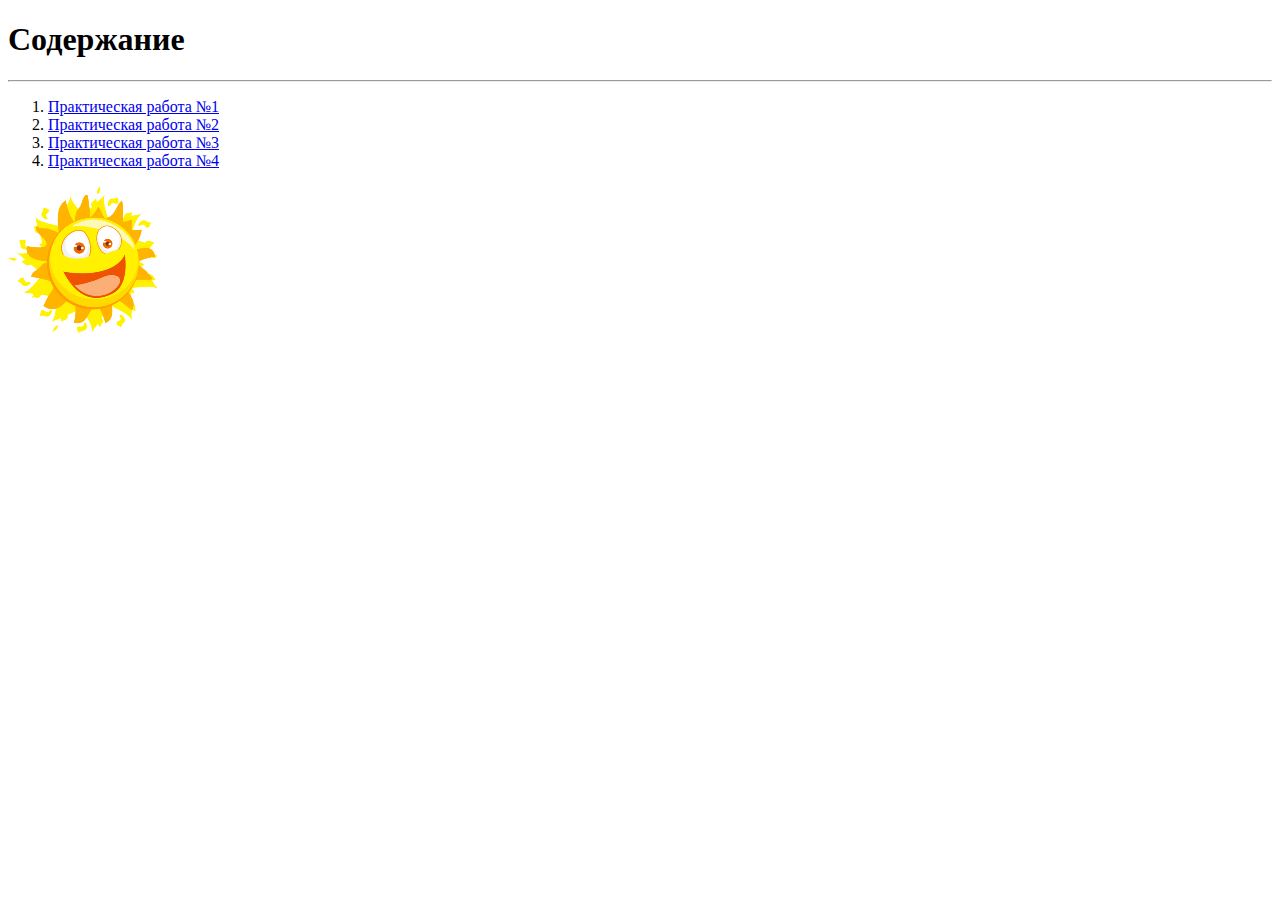
<file: index.html>
<!DOCTYPE html>
<html lang="ru">
<head>
    <meta charset="UTF-8">
    <meta name="viewport" content="width=device-width, initial-scale=1.0">
    <title>Практические работы</title>
</head>
<body>
 <h1>Содержание</h1>
 <hr>
   <ol>
        <li><a href="task.html">Практическая работа №1</a></li>
        <li><a href="task2.html">Практическая работа №2</a></li>
        <li><a href="task3.html">Практическая работа №3</a></li>
        <li><a href="task4.html">Практическая работа №4</a></li>
    </ol>
      <img src="images/sun.png" alt="">  
</body>
</html>
</file>
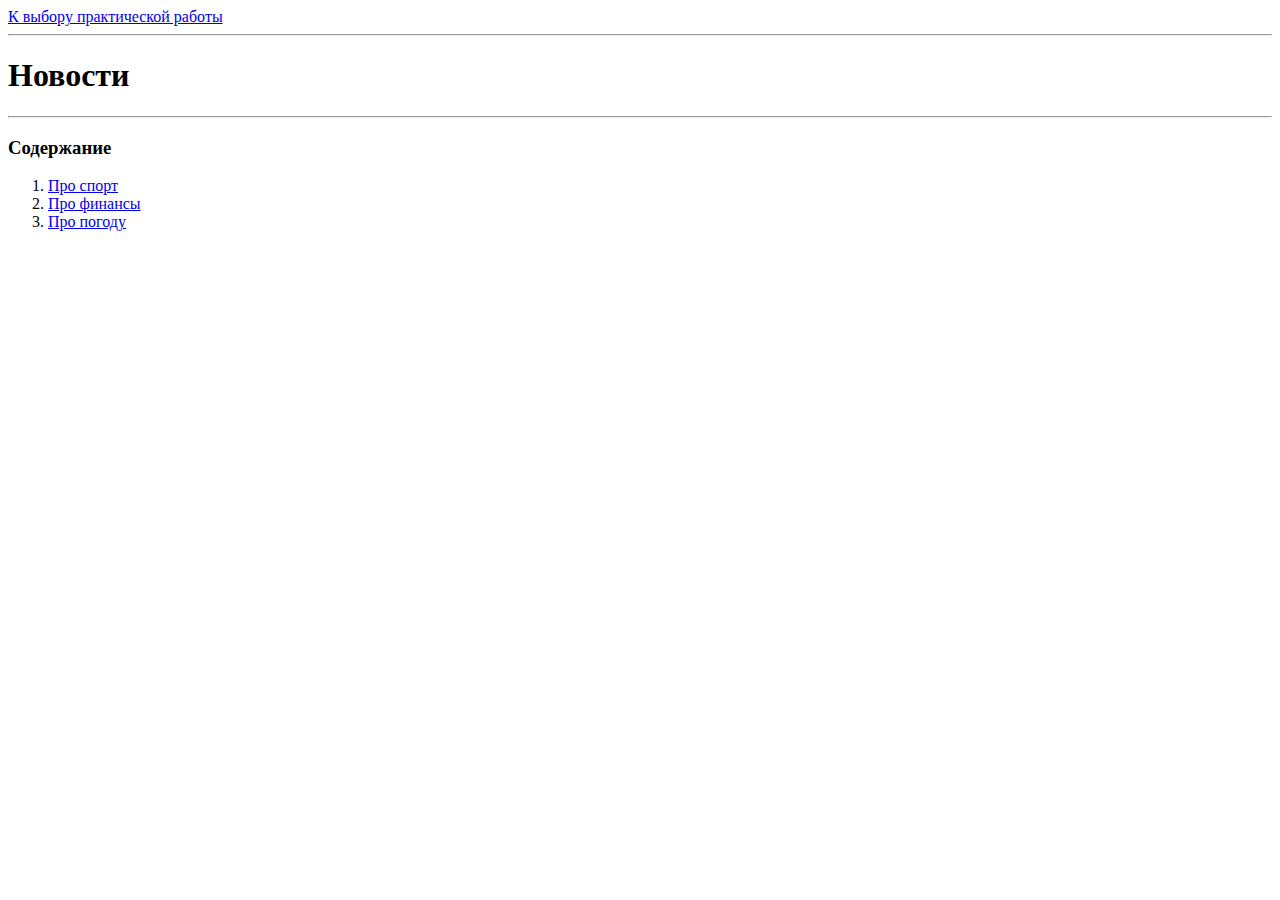
<file: task.html>
<!DOCTYPE html>
<html lang="ru">
<head>
    <meta charset="UTF-8">
    <meta name="viewport" content="width=device-width, initial-scale=1.0">
    <title>НОВОСТИ</title>
</head>
<body>
    <a href="index.html">К выбору практической работы</a><hr>
   <h1>Новости</h1>
 <hr>
 <h3>Содержание</h3>
  <ol>
        <li><a href="task1.html">Про спорт</a></li>
        <li><a href="task2.2.html">Про финансы</a></li>
        <li><a href="task1.3.html">Про погоду</a></li>
    </ol>
     
       
</body>
</html>
</file>
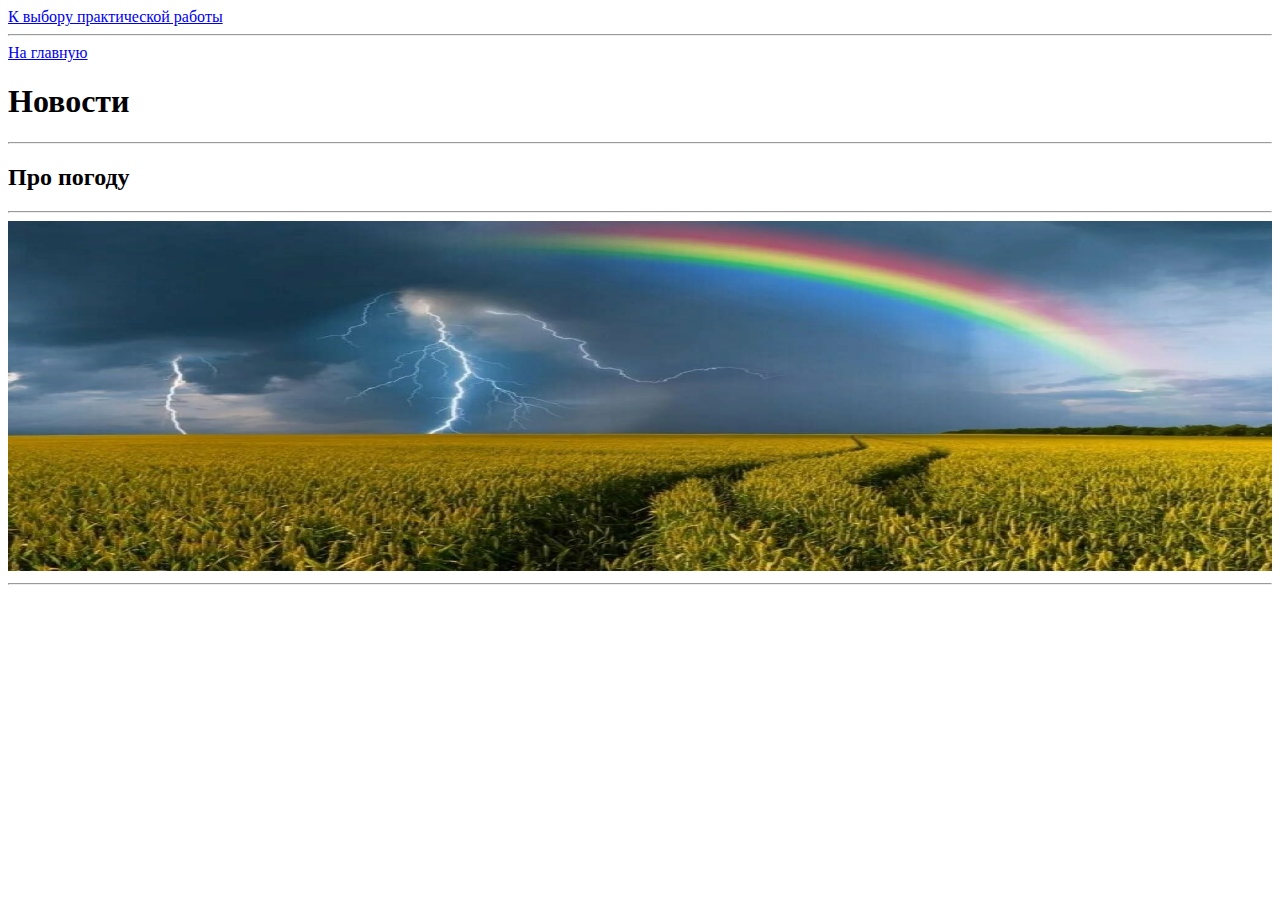
<file: task1.3.html>
<!DOCTYPE html>
<html lang="ru">
<head>
    <meta charset="UTF-8">
    <meta name="viewport" content="width=device-width, initial-scale=1.0">
    <title>Document</title>
</head>
<body>
    <a href="index.html">К выбору практической работы</a><hr>
    <a href="task.html">На главную</a>
    <h1>Новости</h1>
    
  <hr>
  <h2 id="weather">Про погоду</h2>
  <hr>
       <img src="images/weather.jpg" alt="" width="100%" height="350">
      <hr>

</body>
</html>
</file>
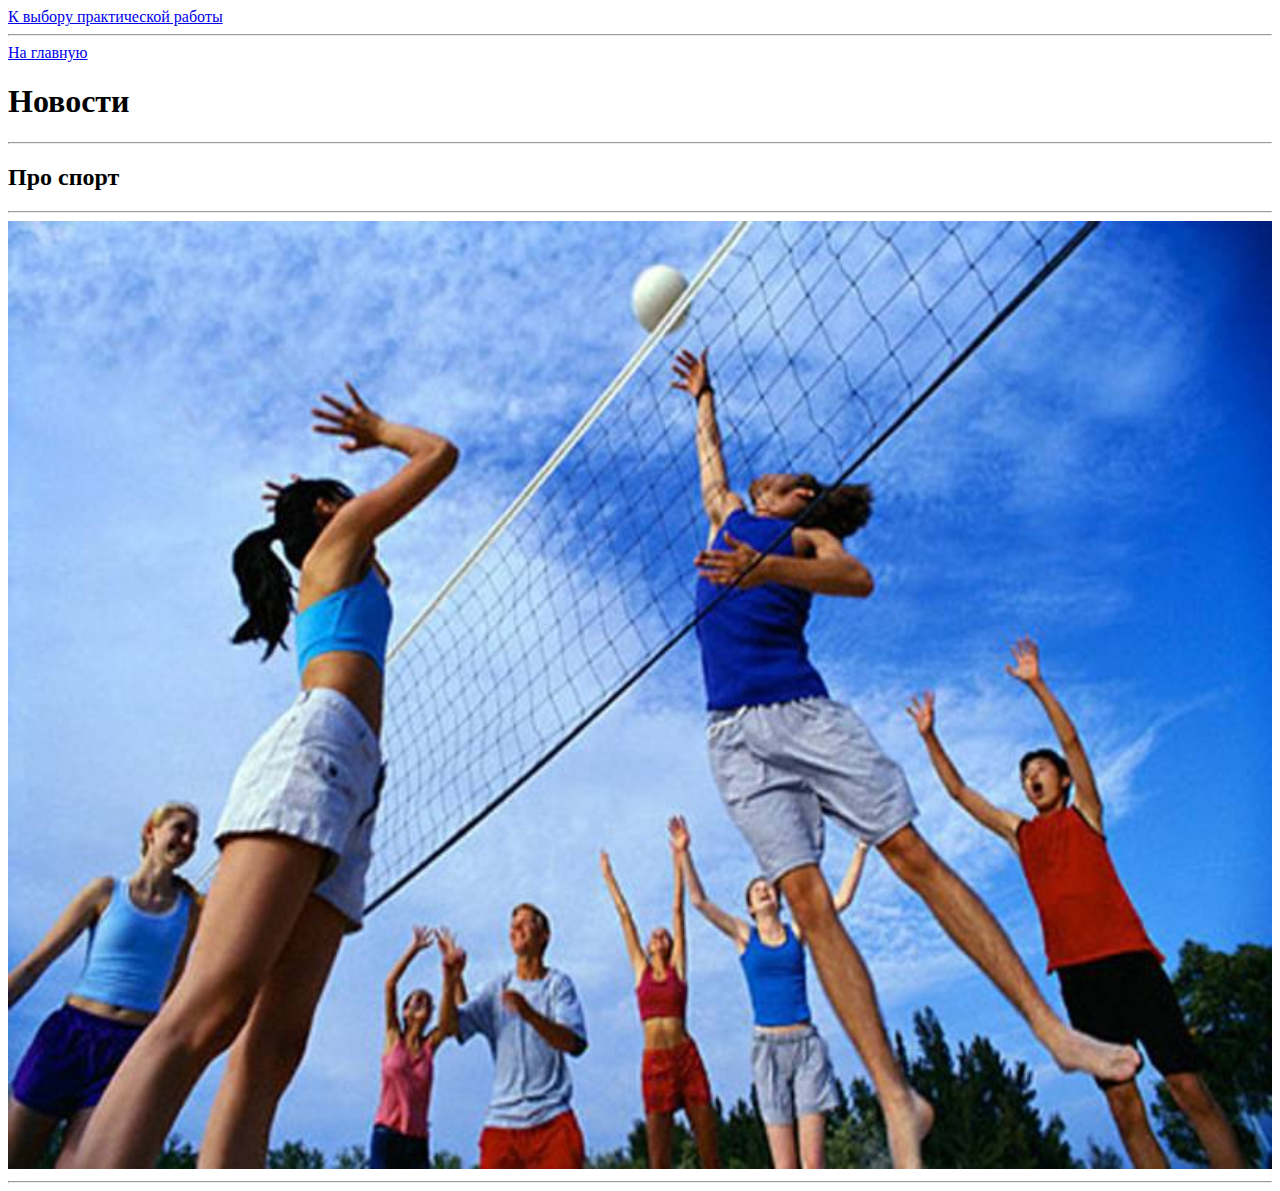
<file: task1.html>
<!DOCTYPE html>
<html lang="ru">
<head>
    <meta charset="UTF-8">
    <meta name="viewport" content="width=device-width, initial-scale=1.0">
    <title>Document</title>
</head>
<body>
  <a href="index.html">К выбору практической работы</a><hr>
  <a href="task.html">На главную</a>
  <h1>Новости</h1>
 
    
  <hr>
          <h2 id="finance">Про спорт</h2>
          <hr>        
          <img src="images/sport.jpg" alt="" width="100%">
        <hr>
   
</body>
</html>
</file>
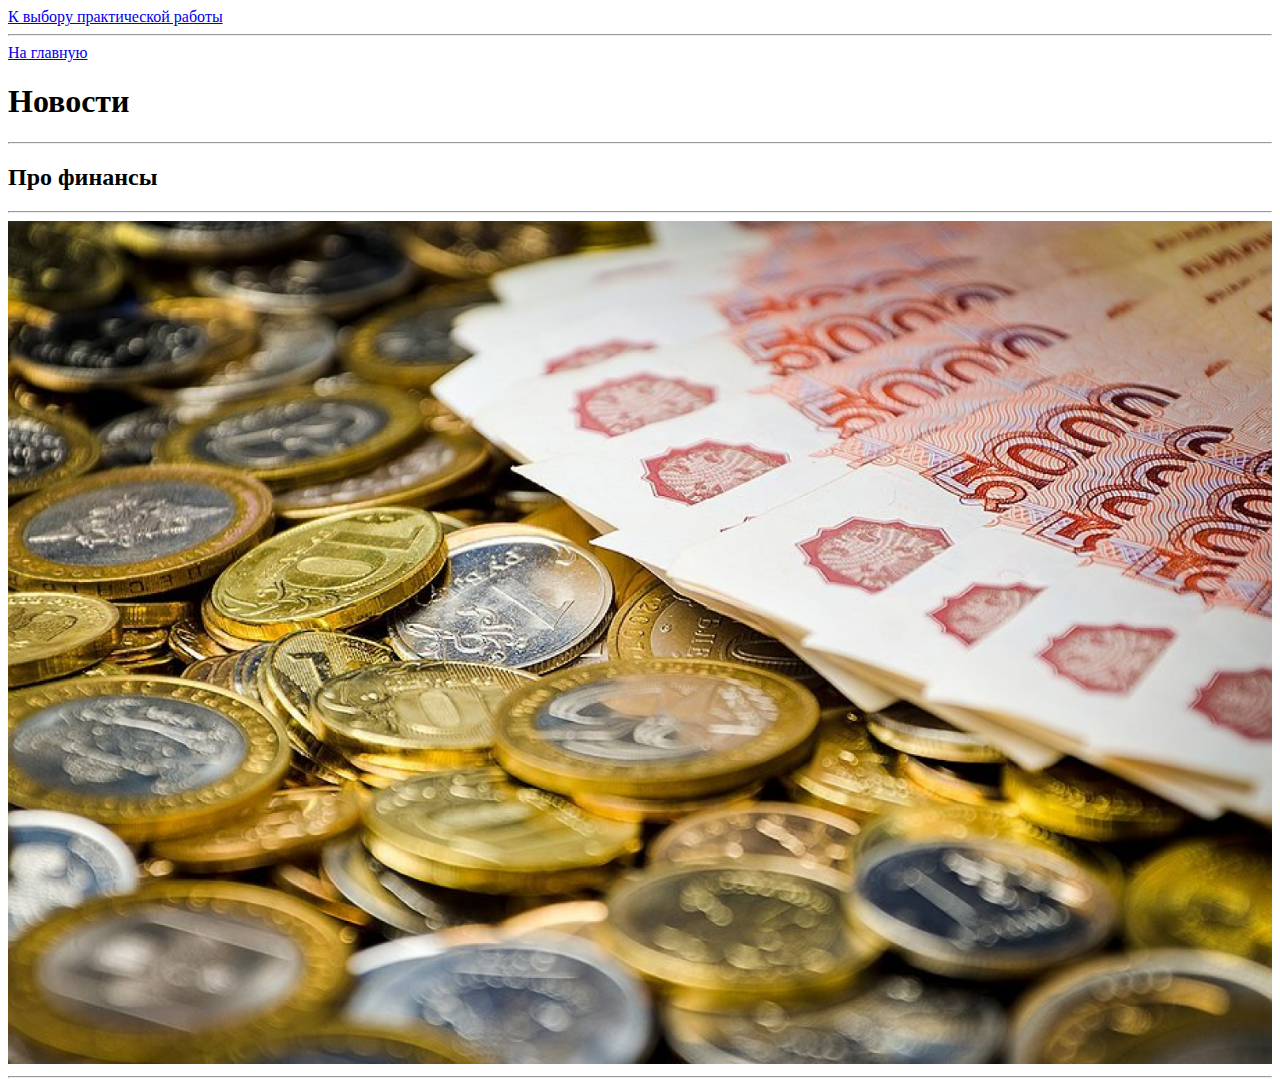
<file: task2.2.html>
<!DOCTYPE html>
<html lang="ru">
<head>
    <meta charset="UTF-8">
    <meta name="viewport" content="width=device-width, initial-scale=1.0">
    <title>Document</title>
</head>
<body>
  <a href="index.html">К выбору практической работы</a><hr>
  <a href="task.html">На главную</a>
  <h1>Новости</h1>
    
  <hr>
          <h2 id="finance">Про финансы</h2>
          <hr>        
          <img src="images/finance.jpg" alt="" width="100%">
        <hr>
 
      </body>
</html>
</file>
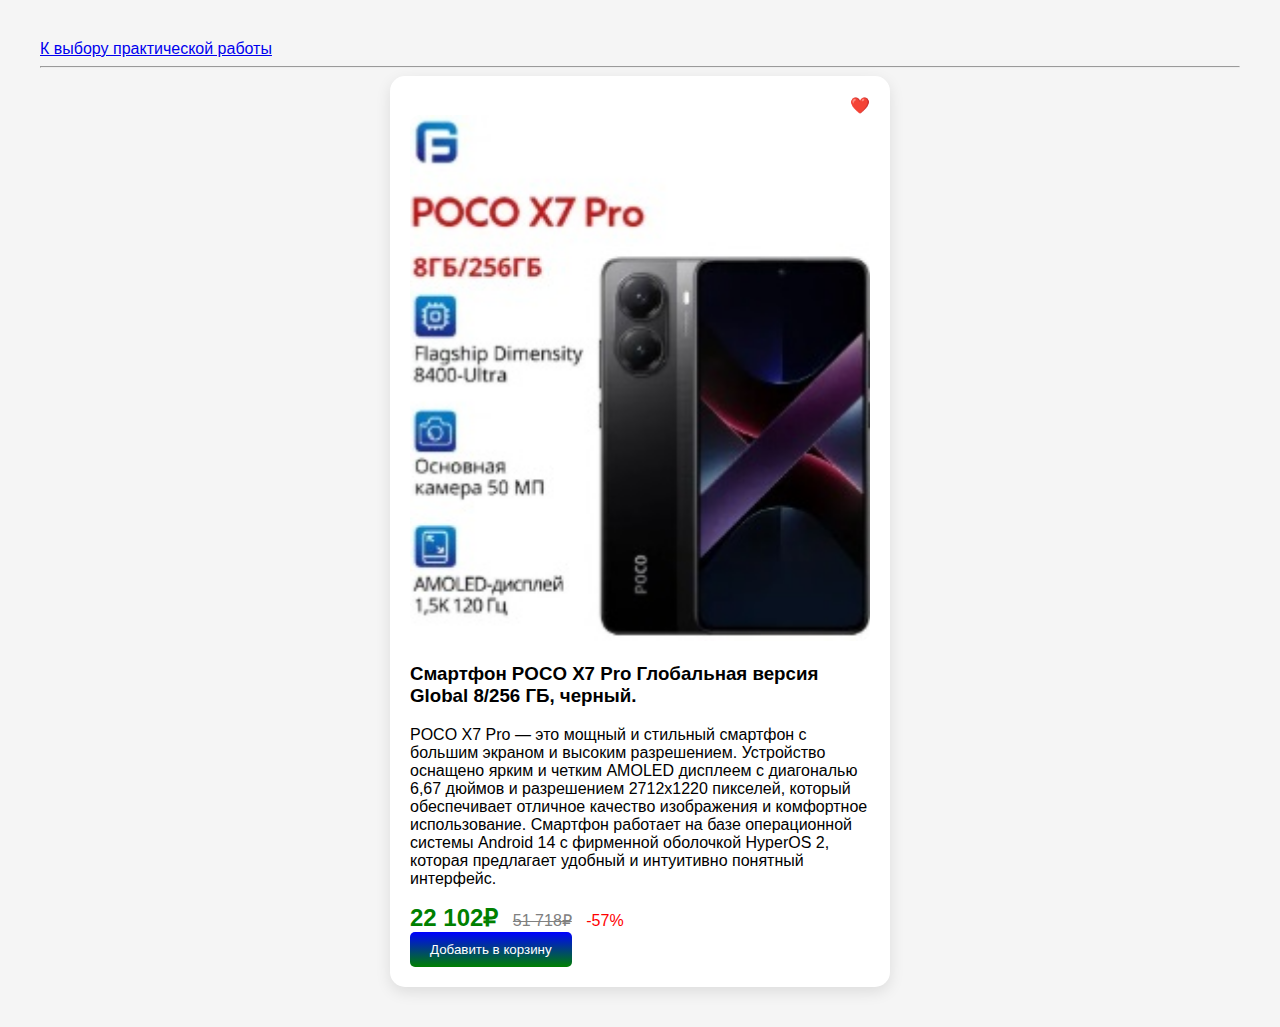
<file: task2.html>
<!DOCTYPE html>
<html lang="ru">
<head>
    <meta charset="UTF-8">
    <title>Смартфон POCO X7 Pro</title>
    <link rel="stylesheet" href="css/task2.css">
</head>
<body>
    <a href="index.html">К выбору практической работы</a>
    <hr>

    <div class="card">
        <span class="favorite">❤️</span>
        <img src="images/X7 PRO2.jpg" alt="Смартфон">
        <h3>Смартфон POCO X7 Pro Глобальная версия Global 8/256 ГБ, черный.</h3>
        <p class="info">POCO X7 Pro — это мощный и стильный смартфон с большим экраном и высоким разрешением. Устройство оснащено ярким и четким AMOLED дисплеем с диагональю 6,67 дюймов и разрешением 2712x1220 пикселей, который обеспечивает отличное качество изображения и комфортное использование.
Смартфон работает на базе операционной системы Android 14 с фирменной оболочкой HyperOS 2, которая предлагает удобный и интуитивно понятный интерфейс.</p>
        <div>
            <span class="price">22 102₽</span>
            <span class="old-price">51 718₽</span>
            <span class="discont">-57%</span>
        </div>
        <button>Добавить в корзину</button>
    </div>
</body>
</html>
</file>
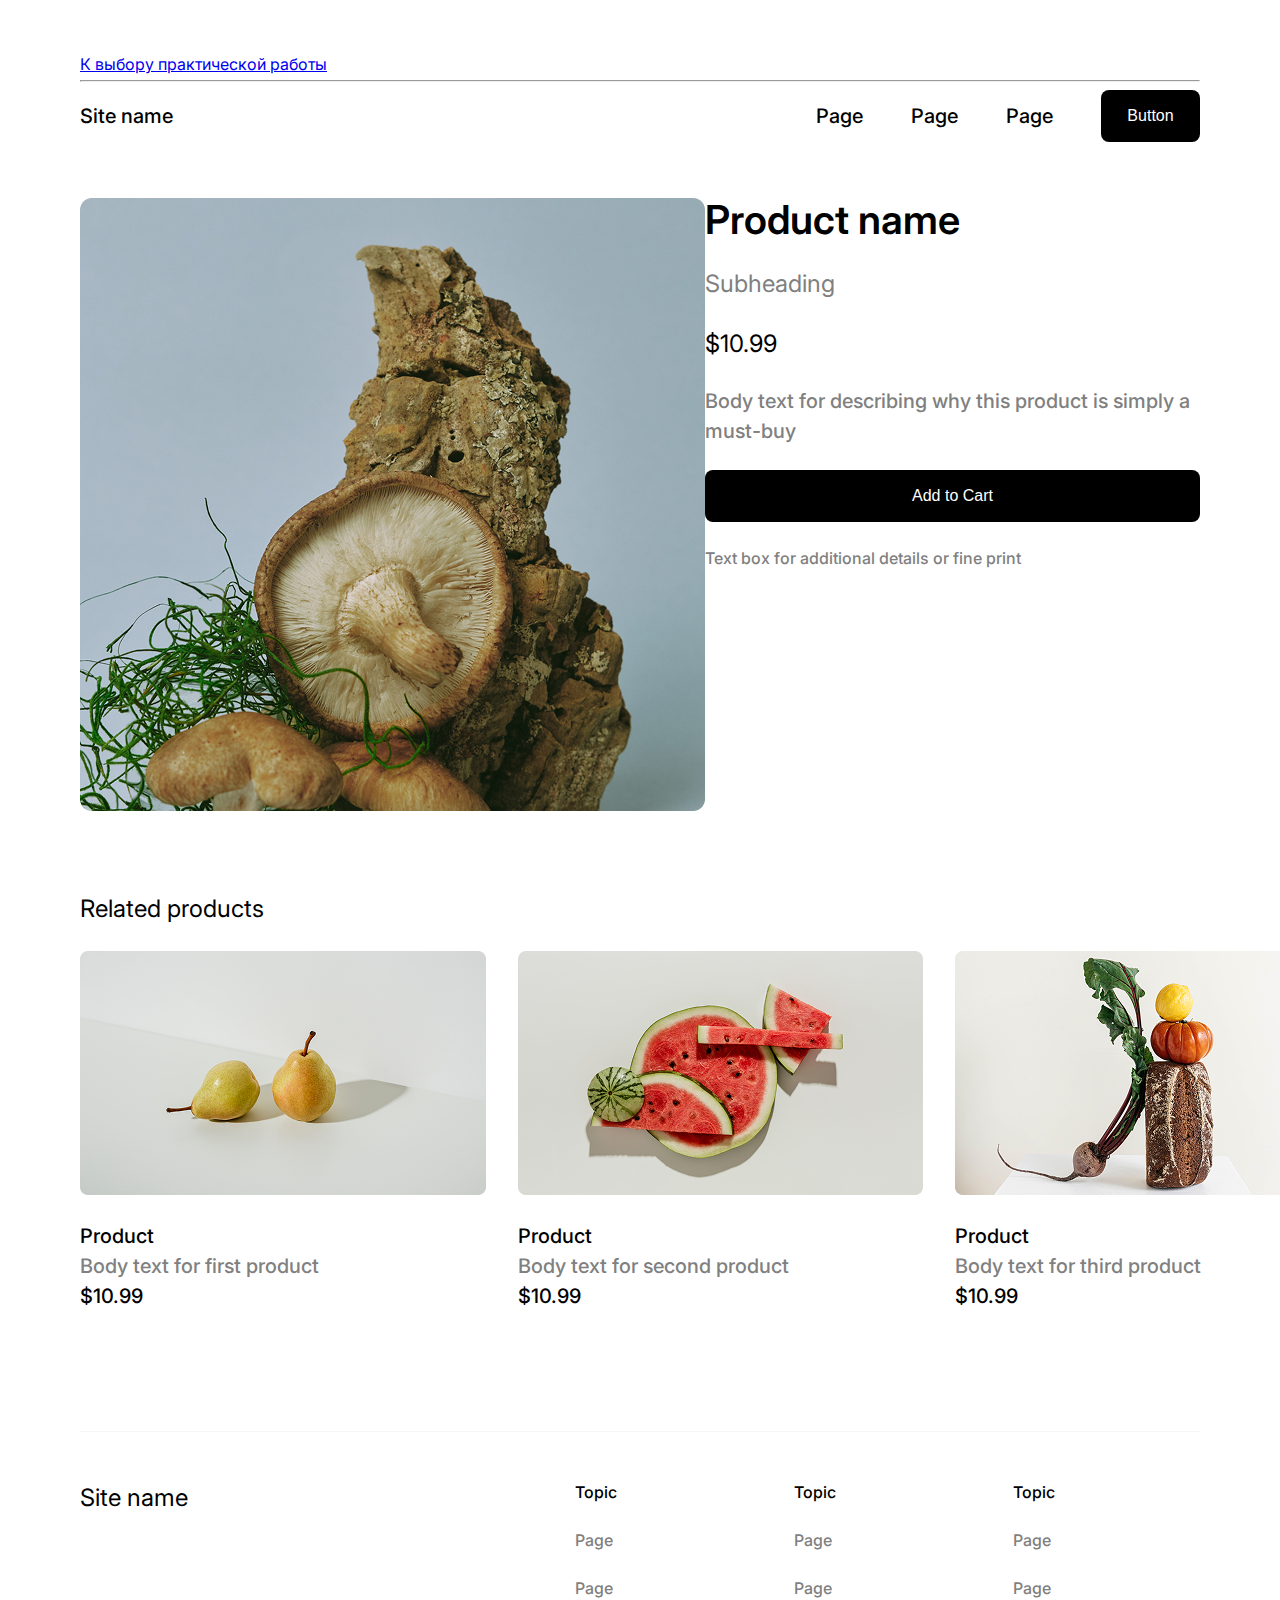
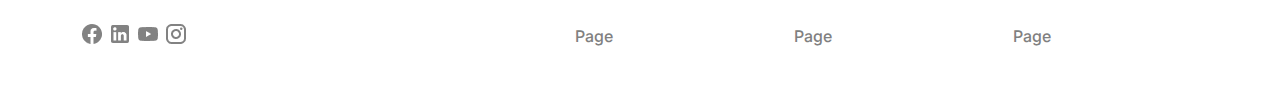
<file: task3.html>
<!DOCTYPE html>
<html lang="en">
<head>
    <meta charset="UTF-8">
    <meta name="viewport" content="width=device-width, initial-scale=1.0">
    <title>Практическое задание №3</title>
    <link rel="stylesheet" href="css/reset.css">
    <link rel="stylesheet" href="css/task3.css">
</head>

<body>
    <a href="index.html">К выбору практической работы</a>
    <hr>
    <header>
        <a class="logo" href="#">
            Site name
        </a>
        <nav>
            <a href="#">Page</a>
            <a href="#">Page</a>
            <a href="#">Page</a>
            <button>Button</button>
        </nav>
    </header>

    <main>
        <section class="hero-product">
            <img src="images/cards/Image.png" alt="">
            <div class="hero-product-description">
                <h1>Product name</h1>
                <h2>Subheading</h2>
                <p class="hero-product-price">$10.99</p>
                <p class="hero-product-about">Body text for describing why this product is simply a must-buy</p>
                <button>Add to Cart</button>
                <p class="hero-product-additional-details">Text box for additional details or fine print</p>
            </div>
        </section>

        <section class="products">
            <h2>Related products</h2>
            <div class="product-cards">
                <figure class="product-card">
                    <img src="images/cards/Image1.png" alt="">
                    <figcaption>
                        <h3>Product</h3>
                        <p class="product-card-about">Body text for first product</p>
                        <p class="product-card-price">$10.99</p>
                    </figcaption>
                </figure>
                <figure class="product-card">
                    <img src="images/cards/Image2.png" alt="">
                    <figcaption>
                        <h3>Product</h3>
                        <p class="product-card-about">Body text for second product</p>
                        <p class="product-card-price">$10.99</p>
                    </figcaption>
                </figure>
                <figure class="product-card">
                    <img src="images/cards/Image3.png" alt="">
                    <figcaption>
                        <h3>Product</h3>
                        <p class="product-card-about">Body text for third product</p>
                        <p class="product-card-price">$10.99</p>
                    </figcaption>
                </figure>
            </div>
        </section>
    </main>

    <footer>
        <div class="footer-info">
            <h2>Site name</h2>
            <div class="social-media">
                <a href="#"><img src="images/icons/Icon.png" alt=""></a>
                <a href="#"><img src="images/icons/Icon-1.png" alt=""></a>
                <a href="#"><img src="images/icons/Icon-2.png" alt=""></a>
                <a href="#"><img src="images/icons/Icon-3.png" alt=""></a>
            </div>
        </div>
        <div class="footer-links">
            <ul class="footer-links-list">
                <h3>Topic</h3>
                <li><a href="#">Page</a></li>
                <li><a href="#">Page</a></li>
                <li><a href="#">Page</a></li>
            </ul>
            <ul class="footer-links-list">
                <h3>Topic</h3>
                <li><a href="#">Page</a></li>
                <li><a href="#">Page</a></li>
                <li><a href="#">Page</a></li>
            </ul>
            <ul class="footer-links-list">
                <h3>Topic</h3>
                <li><a href="#">Page</a></li>
                <li><a href="#">Page</a></li>
                <li><a href="#">Page</a></li>
            </ul>
        </div>

    </footer>


</body>
</html>
</file>
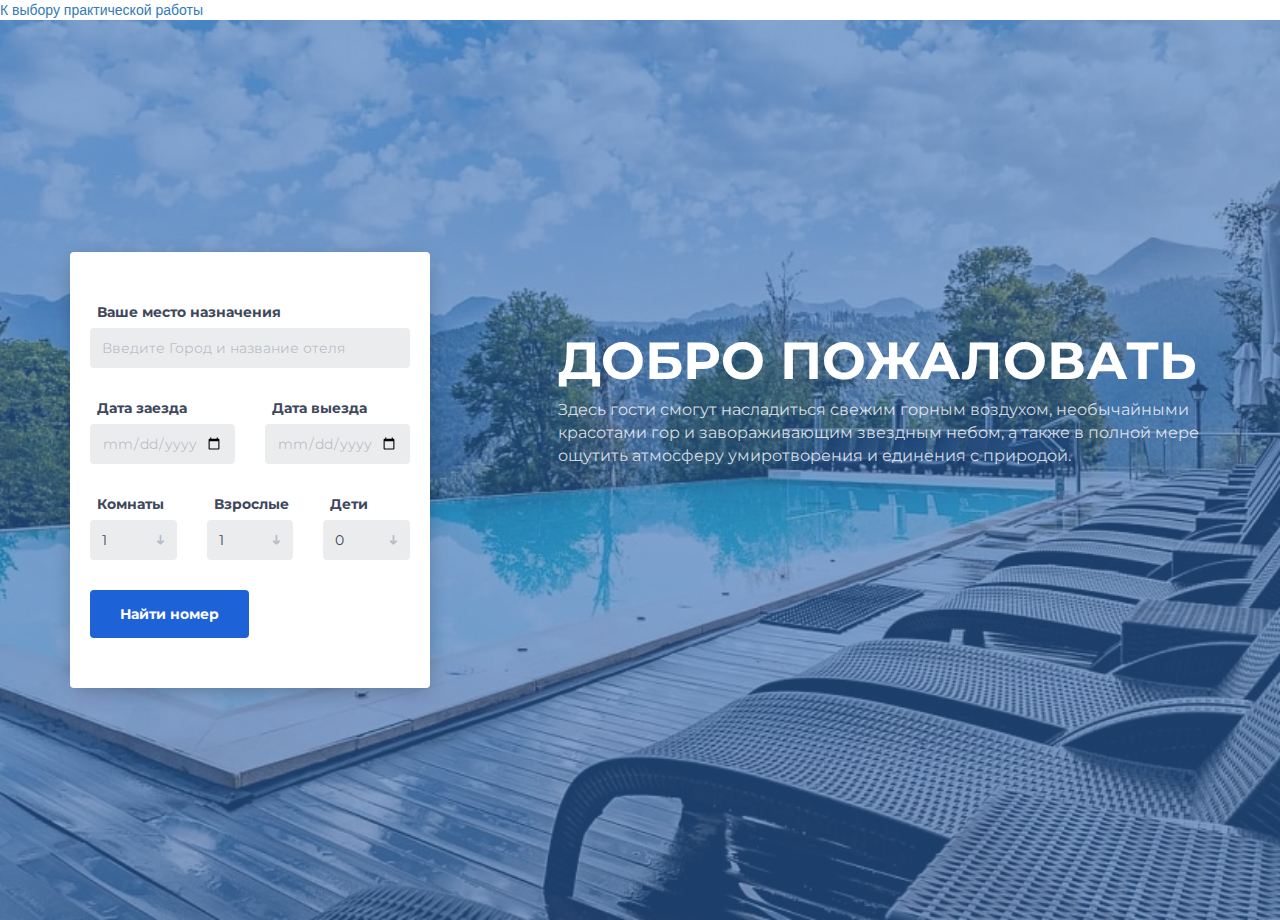
<file: task4.html>
<!DOCTYPE html>
<html lang="en">

<head>
	<meta charset="utf-8">
	<meta http-equiv="X-UA-Compatible" content="IE=edge">
	<meta name="viewport" content="width=device-width, initial-scale=1">
	

	<title>HOTEL</title>

	
	<link href="https://fonts.googleapis.com/css?family=Montserrat:400,700" rel="stylesheet">

	
	<link type="text/css" rel="stylesheet" href="css/bootstrap.min.css" />

	
	<link type="text/css" rel="stylesheet" href="css/task4.css" />

</head>
         <a href="index.html">  К выбору практической работы</a>
<body>
	<div id="booking" class="section">
		<div class="section-center">
			<div class="container">
				<div class="row">
					<div class="col-md-7 col-md-push-5">
						<div class="booking-cta">
							<h1>Добро пожаловать</h1>
							<p>Здесь гости смогут насладиться свежим горным воздухом,
								 необычайными красотами гор и завораживающим звездным небом,
								  а также в полной мере ощутить атмосферу умиротворения и единения с природой.
							</p>
						</div>
					</div>
					<div class="col-md-4 col-md-pull-7">
						<div class="booking-form">
							<form>
								<div class="form-group">
									<span class="form-label">Ваше место назначения</span>
									<input class="form-control" type="text" placeholder="Введите Город и название отеля">
								</div>
								<div class="row">
									<div class="col-sm-6">
										<div class="form-group">
											<span class="form-label">Дата заезда</span>
											<input class="form-control" type="date" required>
										</div>
									</div>
									<div class="col-sm-6">
										<div class="form-group">
											<span class="form-label">Дата выезда</span>
											<input class="form-control" type="date" required>
										</div>
									</div>
								</div>
								<div class="row">
									<div class="col-sm-4">
										<div class="form-group">
											<span class="form-label">Комнаты</span>
											<select class="form-control">
												<option>1</option>
												<option>2</option>
												<option>3</option>
											</select>
											<span class="select-arrow"></span>
										</div>
									</div>
									<div class="col-sm-4">
										<div class="form-group">
											<span class="form-label">Взрослые</span>
											<select class="form-control">
												<option>1</option>
												<option>2</option>
												<option>3</option>
											</select>
											<span class="select-arrow"></span>
										</div>
									</div>
									<div class="col-sm-4">
										<div class="form-group">
											<span class="form-label">Дети</span>
											<select class="form-control">
												<option>0</option>
												<option>1</option>
												<option>2</option>
											</select>
											<span class="select-arrow"></span>
										</div>
									</div>
								</div>
								<div class="form-btn">
									<button class="submit-btn">Найти номер</button>
								</div>
							</form>
						</div>
					</div>
				</div>
			</div>
		</div>
	</div>
</body>

</html>
</file>
<file: css/task2.css>
* {
    box-sizing: border-box;
}


body {
    padding: 32px;
    font-family: 'Arial', sans-serif;

    min-height: 100vh;
    background-color: #f5f5f5;
}

.card {
    margin: 0 auto;
    width: 70%;
    max-width: 500px;
    background: white;
    border-radius: 15px;
    padding: 20px;
    box-shadow: 0px 5px 15px rgba(0, 0, 0, 0.1);
    transition: transform 0.3s;
}

.card:hover {
    transform: scale(1.05);
}

.card img {
    width: 100%;
    border-radius: 10px;
}

.price {
    font-size: 1.5em;
    font-weight: bold;
    color: green;
}

.old-price {
    color: gray;
    text-decoration: line-through;
    margin-left: 10px;
}

.discont {
    color: red;
    margin-left: 10px;
}
button {
    background: linear-gradient(blue, green);
    border: none;
    padding: 10px 20px;
    color: white;
    border-radius: 5px;
    cursor: pointer;
    transition: opacity 0.3s;
}

button:hover {
     opacity: 0.5; }

.favorite {
    float: right;
}
</file>
<file: css/task3.css>
@import url('https://fonts.googleapis.com/css2?family=Inter:ital,opsz,wght@0,14..32,100..900;1,14..32,100..900&display=swap');


* {
    box-sizing: border-box;
}

body {
    font-family: "Inter", 'Courier New', sans-serif ;
    max-width: 1440px;
    margin: 0 auto;
    padding: 56px 80px;
}

header {
    display: flex;
    justify-content: space-between;
    align-items: center;
}

.logo,
header nav a,
.hero-product-about,
.hero-product-additional-details,
.product-card figcaption {
    color: black;
    text-decoration: none;
    font-weight: 500;
    font-size: 20px;
    line-height: 150%;
}

header nav {
    display: flex;
    gap: 48px;
    align-items: center;
}

header button,
.hero-product-description button {
    background: black;
    color: white;
    width: 99px;
    height: 52px;
    border-radius: 8px;
    border: none;
    cursor: pointer;
    font-size: 16px;
    font-weight: 500;
}

.hero-product {
    margin: 56px 0px 80px;
    display: flex;
    justify-content: space-between;

}

.hero-product-description {
    display: flex;
    flex-direction: column;
    gap: 24px;
    max-width: 500px;
}

h1 {
    font-size: 40px;
    font-weight: 600;
    line-height: 110%;
}

.hero-product-description h2,
.hero-product-price,
.products h2,
.footer-info h2 {
    font-size: 24px;
    line-height: 150%;
}

.hero-product-description h2,
.hero-product-about,
.hero-product-additional-details,
.product-card-about {
    color: gray;
}

.hero-product-description button {
    width: unset;
}

.hero-product-additional-details {
    font-size: 16px;
}

.product-cards {
    margin: 24px 0px 120px;
    display: flex;
    gap: 32px;
}

.product-card {
    flex: auto;
}

.product-card figcaption {
    margin-top: 24px;

}


footer {
    display: flex;
    justify-content: space-between;
    border-top: 1px solid whitesmoke;
    padding-top: 48px;
}


.footer-links {
    display: flex;
    gap: 32px;
}

.footer-links-list {
    display: flex;
    flex-direction: column;
    gap: 24px;
    width: 187px;
}

.footer-links-list a,
.footer-links h3 {
    font-weight: 500;
    line-height: 150%;
    color: grey;
    text-decoration: none;
}

.footer-links h3 {
    color: black;
}

.footer-info {
    display: flex;
    justify-content: space-between;
    flex-direction: column;
}
</file>
<file: css/task4.css>
.section {
	position: relative;
	height: 100vh;
}

.section .section-center {
	position: absolute;
	top: 50%;
	left: 0;
	right: 0;
	-webkit-transform: translateY(-50%);
	transform: translateY(-50%);
}

#booking {
	font-family: 'Montserrat', sans-serif;
	background-image: url('../images/hero.jpg');
	background-size: cover;
	background-position: center;
}

#booking::before {
	content: '';
	position: absolute;
	left: 0;
	right: 0;
	bottom: 0;
	top: 0;
	background: rgba(47, 103, 177, 0.6);
}

.booking-form {
	background-color: #fff;
	padding: 50px 20px;
	-webkit-box-shadow: 0px 5px 20px -5px rgba(0, 0, 0, 0.3);
	box-shadow: 0px 5px 20px -5px rgba(0, 0, 0, 0.3);
	border-radius: 4px;
}

.booking-form .form-group {
	position: relative;
	margin-bottom: 30px;
}

.booking-form .form-control {
	background-color: #ebecee;
	border-radius: 4px;
	border: none;
	height: 40px;
	-webkit-box-shadow: none;
	box-shadow: none;
	color: #3e485c;
	font-size: 14px;
}

.booking-form .form-control::-webkit-input-placeholder {
	color: rgba(62, 72, 92, 0.3);
}

.booking-form .form-control:-ms-input-placeholder {
	color: rgba(62, 72, 92, 0.3);
}

.booking-form .form-control::placeholder {
	color: rgba(62, 72, 92, 0.3);
}

.booking-form input[type="date"].form-control:invalid {
	color: rgba(62, 72, 92, 0.3);
}

.booking-form select.form-control {
	-webkit-appearance: none;
	-moz-appearance: none;
	appearance: none;
}

.booking-form select.form-control+.select-arrow {
	position: absolute;
	right: 0px;
	bottom: 4px;
	width: 32px;
	line-height: 32px;
	height: 32px;
	text-align: center;
	pointer-events: none;
	color: rgba(62, 72, 92, 0.3);
	font-size: 14px;
}

.booking-form select.form-control+.select-arrow:after {
	content: '\279C';
	display: block;
	-webkit-transform: rotate(90deg);
	transform: rotate(90deg);
}

.booking-form .form-label {
	display: inline-block;
	color: #3e485c;
	font-weight: 700;
	margin-bottom: 6px;
	margin-left: 7px;
}

.booking-form .submit-btn {
	display: inline-block;
	color: #fff;
	background-color: #1e62d8;
	font-weight: 700;
	padding: 14px 30px;
	border-radius: 4px;
	border: none;
	-webkit-transition: 0.2s all;
	transition: 0.2s all;
}

.booking-form .submit-btn:hover,
.booking-form .submit-btn:focus {
	opacity: 0.9;
}

.booking-cta {
	margin-top: 80px;
	margin-bottom: 30px;
}

.booking-cta h1 {
	font-size: 52px;
	text-transform: uppercase;
	color: #fff;
	font-weight: 700;
}

.booking-cta p {
	font-size: 16px;
	color: rgba(255, 255, 255, 0.8);
}
</file>
